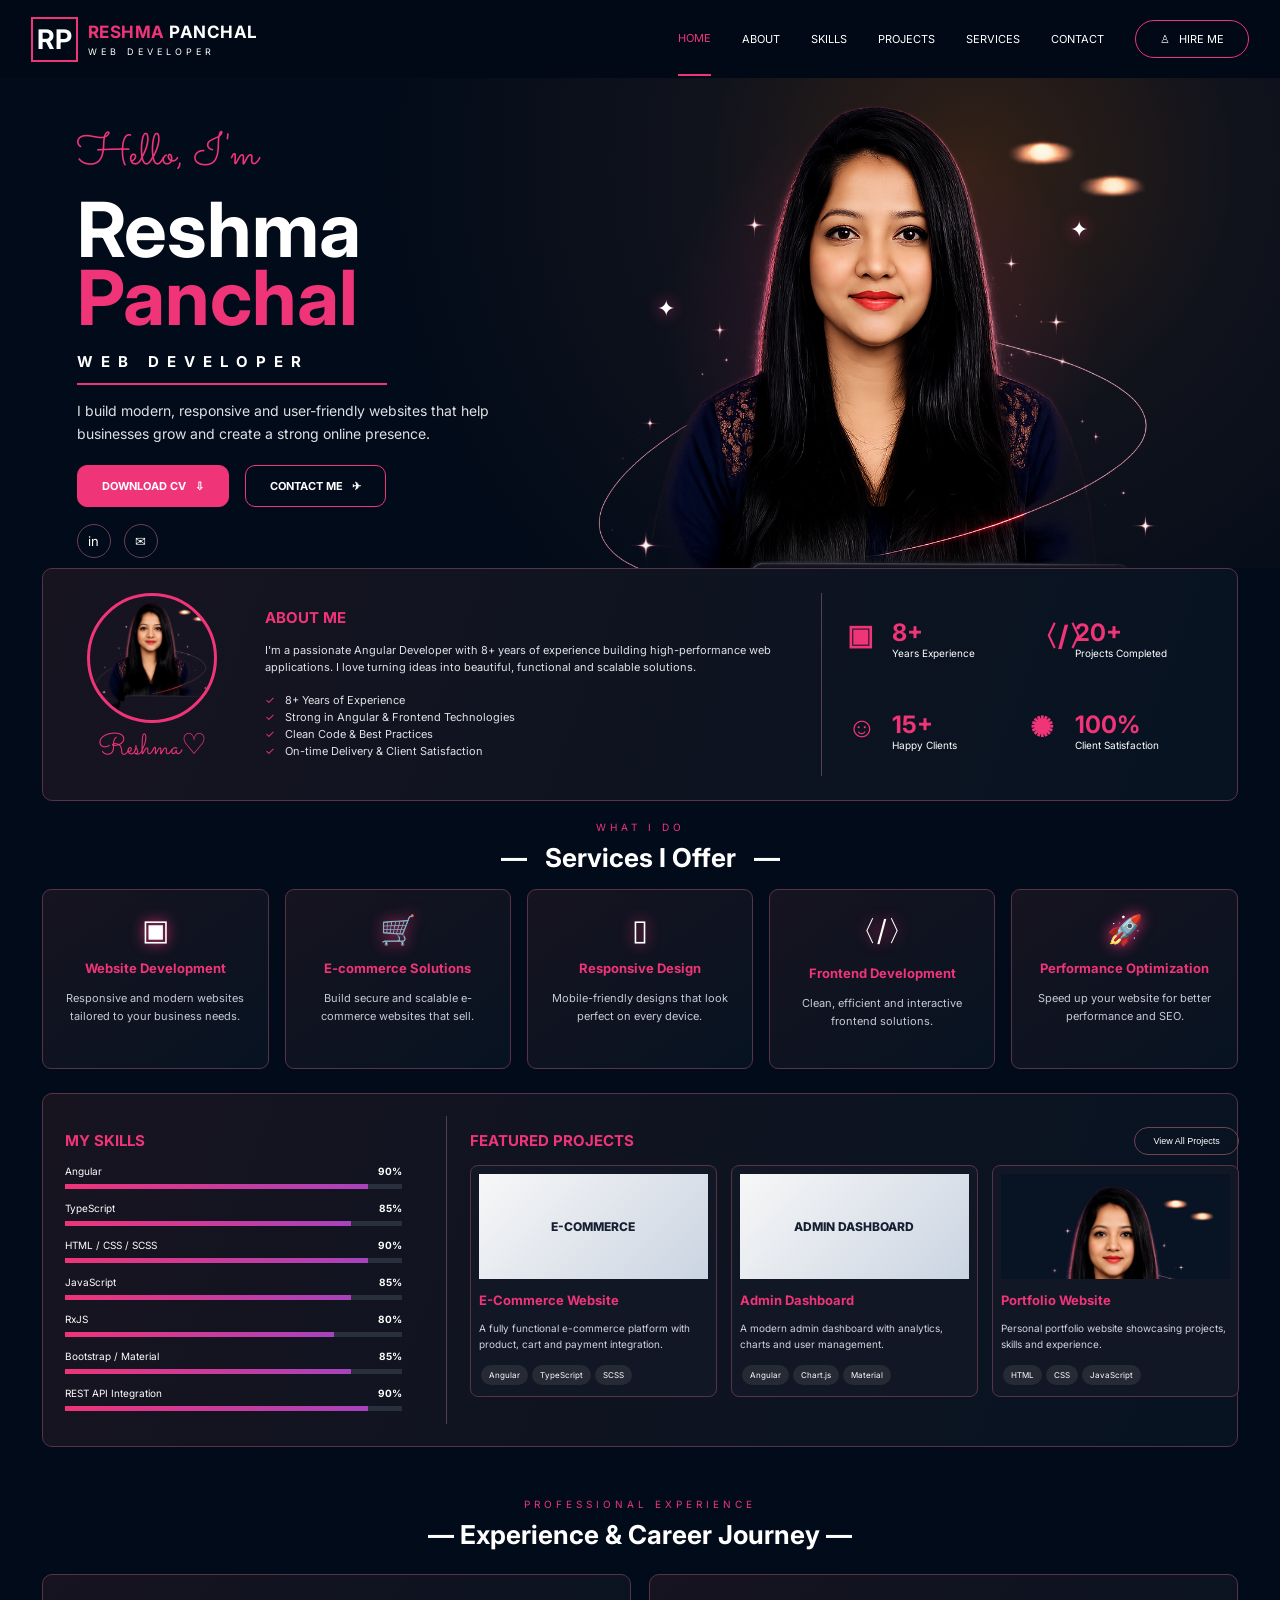
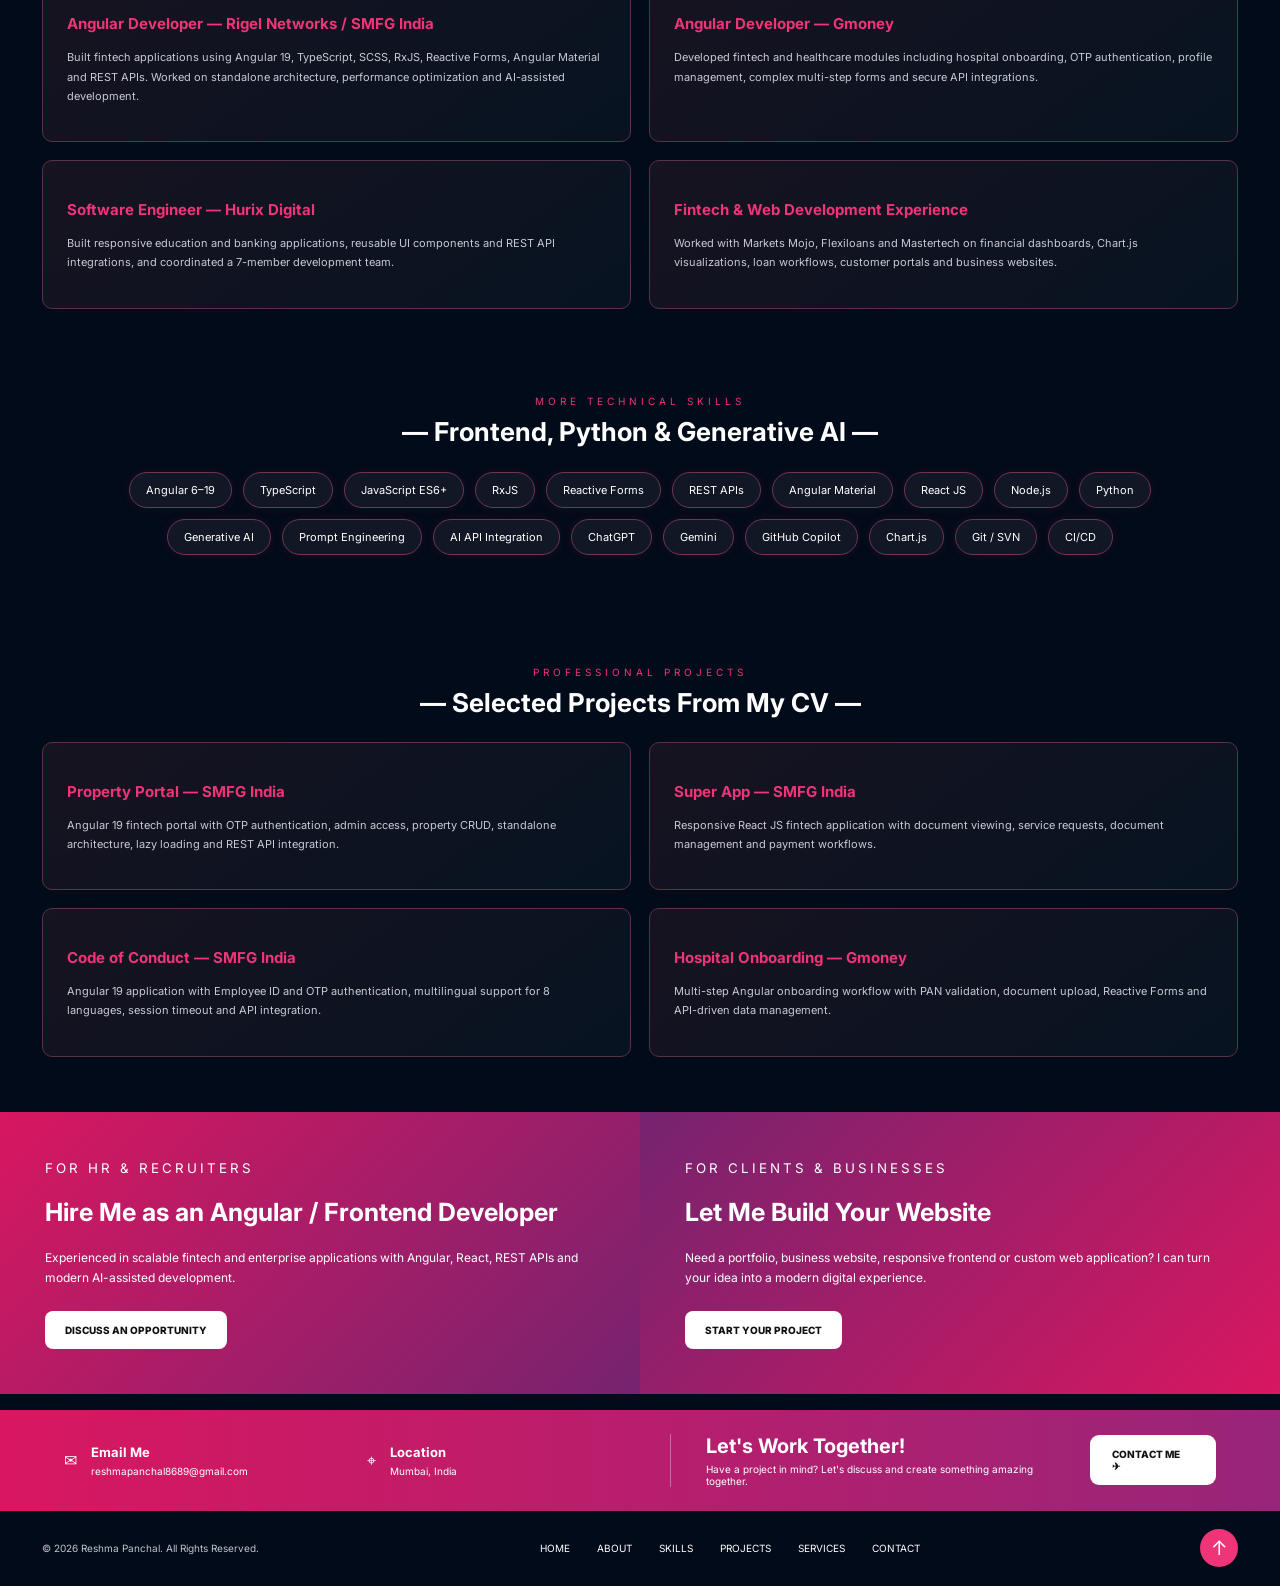
<file: index.html>
<!doctype html>
<html lang="en">
<head>
<meta charset="utf-8"><meta name="viewport" content="width=device-width,initial-scale=1">
<title>Reshma Panchal | Web Developer</title>
<link rel="stylesheet" href="style.css">
</head>
<body>
<header>
  <a class="brand" href="#home"><b>RP</b><span><strong><i>RESHMA</i> PANCHAL</strong><small>WEB DEVELOPER</small></span></a>
  <button class="menu" aria-label="Menu">☰</button>
  <nav><a class="active" href="#home">HOME</a><a href="#about">ABOUT</a><a href="#skills">SKILLS</a><a href="#projects">PROJECTS</a><a href="#services">SERVICES</a><a href="#contact">CONTACT</a><a class="hire" href="#contact">♙ &nbsp; HIRE ME</a></nav>
</header>

<main>
<section id="home" class="hero">
 <div class="hero-copy">
  <div class="script">Hello, I'm</div><h1>Reshma<br><span>Panchal</span></h1>
  <h2>WEB DEVELOPER</h2>
  <p>I build modern, responsive and user-friendly websites that help businesses grow and create a strong online presence.</p>
  <div class="buttons"><a class="primary" href="./Reshma_Panchal.pdf" id="downloadCv" target="_blank">DOWNLOAD CV &nbsp; ⇩</a><a href="#contact">CONTACT ME &nbsp; ✈</a></div>
  <div class="social"><a href="https://www.linkedin.com/in/reshma-panchal-021405267/" target="_blank">in</a><a href="mailto:reshmapanchal8689@gmail.com">✉</a></div>
 </div>
 <div class="hero-visual"><div class="ambient"></div><img src="hero-profile.png" alt="Reshma Panchal"><span class="spark s1">✦</span><span class="spark s2">✦</span></div>
</section>

<section id="about" class="about panel">
 <div class="profile-small"><img src="hero-profile.png" alt=""><span>Reshma♡</span></div>
 <div class="about-copy"><h3>ABOUT ME</h3><p>I'm a passionate Angular Developer with 8+ years of experience building high-performance web applications. I love turning ideas into beautiful, functional and scalable solutions.</p>
 <ul><li>8+ Years of Experience</li><li>Strong in Angular & Frontend Technologies</li><li>Clean Code & Best Practices</li><li>On-time Delivery & Client Satisfaction</li></ul></div>
 <div class="stats"><div><b>▣</b><strong>8+</strong><small>Years Experience</small></div><div><b>〈/〉</b><strong>20+</strong><small>Projects Completed</small></div><div><b>☺</b><strong>15+</strong><small>Happy Clients</small></div><div><b>✺</b><strong>100%</strong><small>Client Satisfaction</small></div></div>
</section>

<section id="services" class="section">
 <div class="heading"><small>WHAT I DO</small><h2>— &nbsp; Services I Offer &nbsp; —</h2></div>
 <div class="service-grid">
  <article><div>▣</div><h3>Website Development</h3><p>Responsive and modern websites tailored to your business needs.</p></article>
  <article><div>🛒</div><h3>E-commerce Solutions</h3><p>Build secure and scalable e-commerce websites that sell.</p></article>
  <article><div>▯</div><h3>Responsive Design</h3><p>Mobile-friendly designs that look perfect on every device.</p></article>
  <article><div>〈/〉</div><h3>Frontend Development</h3><p>Clean, efficient and interactive frontend solutions.</p></article>
  <article><div>🚀</div><h3>Performance Optimization</h3><p>Speed up your website for better performance and SEO.</p></article>
 </div>
</section>

<section class="work panel">
 <div id="skills" class="skills"><h3>MY SKILLS</h3>
  <div class="skill"><label>Angular <b>90%</b></label><i><u style="width:90%"></u></i></div>
  <div class="skill"><label>TypeScript <b>85%</b></label><i><u style="width:85%"></u></i></div>
  <div class="skill"><label>HTML / CSS / SCSS <b>90%</b></label><i><u style="width:90%"></u></i></div>
  <div class="skill"><label>JavaScript <b>85%</b></label><i><u style="width:85%"></u></i></div>
  <div class="skill"><label>RxJS <b>80%</b></label><i><u style="width:80%"></u></i></div>
  <div class="skill"><label>Bootstrap / Material <b>85%</b></label><i><u style="width:85%"></u></i></div>
  <div class="skill"><label>REST API Integration <b>90%</b></label><i><u style="width:90%"></u></i></div>
 </div>
 <div id="projects" class="project-wrap"><div class="project-title"><h3>FEATURED PROJECTS</h3><button>View All Projects</button></div>
  <div class="projects">
   <article><div class="mock ecommerce">E-COMMERCE</div><h3>E-Commerce Website</h3><p>A fully functional e-commerce platform with product, cart and payment integration.</p><span>Angular</span><span>TypeScript</span><span>SCSS</span></article>
   <article><div class="mock dashboard">ADMIN DASHBOARD</div><h3>Admin Dashboard</h3><p>A modern admin dashboard with analytics, charts and user management.</p><span>Angular</span><span>Chart.js</span><span>Material</span></article>
   <article><div class="mock portfolio"><img src="hero-profile.png" alt=""></div><h3>Portfolio Website</h3><p>Personal portfolio website showcasing projects, skills and experience.</p><span>HTML</span><span>CSS</span><span>JavaScript</span></article>
  </div>
 </div>
</section>

<section id="experience" class="section added-section">
 <div class="heading"><small>PROFESSIONAL EXPERIENCE</small><h2>— Experience & Career Journey —</h2></div>
 <div class="added-grid">
  <article><h3>Angular Developer — Rigel Networks / SMFG India</h3><p>Built fintech applications using Angular 19, TypeScript, SCSS, RxJS, Reactive Forms, Angular Material and REST APIs. Worked on standalone architecture, performance optimization and AI-assisted development.</p></article>
  <article><h3>Angular Developer — Gmoney</h3><p>Developed fintech and healthcare modules including hospital onboarding, OTP authentication, profile management, complex multi-step forms and secure API integrations.</p></article>
  <article><h3>Software Engineer — Hurix Digital</h3><p>Built responsive education and banking applications, reusable UI components and REST API integrations, and coordinated a 7-member development team.</p></article>
  <article><h3>Fintech & Web Development Experience</h3><p>Worked with Markets Mojo, Flexiloans and Mastertech on financial dashboards, Chart.js visualizations, loan workflows, customer portals and business websites.</p></article>
 </div>
</section>
<section id="advanced-skills" class="section added-section">
 <div class="heading"><small>MORE TECHNICAL SKILLS</small><h2>— Frontend, Python & Generative AI —</h2></div>
 <div class="tech-tags"><span>Angular 6–19</span><span>TypeScript</span><span>JavaScript ES6+</span><span>RxJS</span><span>Reactive Forms</span><span>REST APIs</span><span>Angular Material</span><span>React JS</span><span>Node.js</span><span>Python</span><span>Generative AI</span><span>Prompt Engineering</span><span>AI API Integration</span><span>ChatGPT</span><span>Gemini</span><span>GitHub Copilot</span><span>Chart.js</span><span>Git / SVN</span><span>CI/CD</span></div>
</section>
<section id="cv-projects" class="section added-section">
 <div class="heading"><small>PROFESSIONAL PROJECTS</small><h2>— Selected Projects From My CV —</h2></div>
 <div class="added-grid">
  <article><h3>Property Portal — SMFG India</h3><p>Angular 19 fintech portal with OTP authentication, admin access, property CRUD, standalone architecture, lazy loading and REST API integration.</p></article>
  <article><h3>Super App — SMFG India</h3><p>Responsive React JS fintech application with document viewing, service requests, document management and payment workflows.</p></article>
  <article><h3>Code of Conduct — SMFG India</h3><p>Angular 19 application with Employee ID and OTP authentication, multilingual support for 8 languages, session timeout and API integration.</p></article>
  <article><h3>Hospital Onboarding — Gmoney</h3><p>Multi-step Angular onboarding workflow with PAN validation, document upload, Reactive Forms and API-driven data management.</p></article>
 </div>
</section>
<section class="dual-hire">
 <div><small>FOR HR & RECRUITERS</small><h2>Hire Me as an Angular / Frontend Developer</h2><p>Experienced in scalable fintech and enterprise applications with Angular, React, REST APIs and modern AI-assisted development.</p><a href="#contact">DISCUSS AN OPPORTUNITY</a></div>
 <div><small>FOR CLIENTS & BUSINESSES</small><h2>Let Me Build Your Website</h2><p>Need a portfolio, business website, responsive frontend or custom web application? I can turn your idea into a modern digital experience.</p><a href="#contact">START YOUR PROJECT</a></div>
</section>

</main>

<section id="contact" class="contact-strip">
 <div>✉ <span><strong>Email Me</strong><small>reshmapanchal8689@gmail.com</small></span></div>
 <div>⌖ <span><strong>Location</strong><small>Mumbai, India</small></span></div>
 <div class="together"><span><strong>Let's Work Together!</strong><small>Have a project in mind? Let's discuss and create something amazing together.</small></span><a href="mailto:reshmapanchal8689@gmail.com">CONTACT ME &nbsp; ✈</a></div>
</section>
<footer><span>© 2026 Reshma Panchal. All Rights Reserved.</span><nav><a href="#home">HOME</a><a href="#about">ABOUT</a><a href="#skills">SKILLS</a><a href="#projects">PROJECTS</a><a href="#services">SERVICES</a><a href="#contact">CONTACT</a></nav><a class="top" href="#home">↑</a></footer>
<script src="script.js"></script>
</body></html>
</file>
<file: style.css>
@import url('https://fonts.googleapis.com/css2?family=Inter:wght@400;500;600;700;800&family=Sacramento&display=swap');:root{--pink:#ef3478;--bg:#020b19;--panel:#101421;--line:#583247;--muted:#c6cad3}*{box-sizing:border-box}html{scroll-behavior:smooth;scroll-padding-top:78px}body{margin:0;background:var(--bg);color:white;font-family:Inter,Arial,sans-serif}a{text-decoration:none;color:inherit}header{height:78px;padding:0 2.4%;display:flex;align-items:center;justify-content:space-between;position:sticky;top:0;z-index:50;background:#020a17f5}.brand{display:flex;align-items:center;gap:10px}.brand>b{font-size:27px;border:2px solid var(--pink);padding:4px}.brand span{display:flex;flex-direction:column}.brand strong{font-size:17px;letter-spacing:.5px}.brand strong i{font-style:normal;color:var(--pink)}.brand small{font-size:9px;letter-spacing:4px;margin-top:4px}header nav{display:flex;gap:31px;align-items:center}header nav a{font-size:11px;padding:29px 0}header nav a.active{color:var(--pink);border-bottom:2px solid var(--pink)}header .hire{padding:11px 24px;border:1px solid var(--pink);border-radius:28px}.menu{display:none;background:none;border:0;color:white;font-size:25px}.hero{min-height:475px;display:grid;grid-template-columns:43% 57%;padding:20px 6% 0;background:radial-gradient(circle at 76% 18%,#332116 0,#11131c 25%,#020b19 57%);overflow:hidden}.hero-copy{padding-top:25px}.script{font-family:Sacramento;font-size:44px;color:var(--pink)}.hero h1{font-size:76px;line-height:.9;margin:8px 0 20px}.hero h1 span{color:var(--pink)}.hero h2{font-size:15px;letter-spacing:8px;border-bottom:2px solid var(--pink);padding-bottom:12px;max-width:310px}.hero p{font-size:14px;line-height:1.65;color:#e0e1e5;max-width:420px}.buttons{display:flex;gap:16px;margin-top:20px}.buttons a{font-size:11px;font-weight:700;border:1px solid var(--pink);border-radius:10px;padding:13px 24px}.buttons .primary{background:var(--pink)}.social{display:flex;gap:13px;margin-top:17px}.social a{width:34px;height:34px;border:1px solid #694052;border-radius:50%;display:grid;place-items:center;font-size:13px}.hero-visual{position:relative;display:flex;justify-content:center;align-items:flex-end}.hero-visual img{position:relative;z-index:2;width:min(610px,100%);height:470px;object-fit:cover;object-position:center 18%;mix-blend-mode:normal}.ambient{position:absolute;inset:0;background:radial-gradient(circle,#ef34782c,transparent 55%)}.spark{position:absolute;z-index:4;color:#fff;text-shadow:0 0 15px var(--pink);font-size:22px}.s1{left:15%;top:42%}.s2{right:18%;top:25%}.panel{margin-left:3.3%;margin-right:3.3%;border:1px solid var(--line);border-radius:10px;background:linear-gradient(110deg,#171420,#071321)}.about{padding:24px;display:grid;grid-template-columns:170px 1.35fr 1fr;gap:28px;position:relative;z-index:4}.profile-small{text-align:center}.profile-small img{width:130px;height:130px;border-radius:50%;object-fit:cover;object-position:center 16%;border:3px solid var(--pink)}.profile-small span{font-family:Sacramento;color:var(--pink);font-size:29px;display:block}.about h3,.skills>h3,.project-title h3{color:var(--pink);font-size:15px}.about p,.about li{font-size:11px;line-height:1.55;color:#e0e1e6}.about ul{list-style:none;padding:0}.about li:before{content:"✓";color:var(--pink);margin-right:10px}.stats{border-left:1px solid #554151;padding-left:25px;display:grid;grid-template-columns:1fr 1fr}.stats div{display:grid;grid-template-columns:45px auto;align-content:center}.stats b{grid-row:1/3;font-size:28px;color:var(--pink)}.stats strong{font-size:24px;color:var(--pink)}.stats small{font-size:10px}.section{padding:14px 3.3% 24px}.heading{text-align:center}.heading small{color:var(--pink);font-size:10px;letter-spacing:4px}.heading h2{font-size:26px;margin:7px 0 16px}.service-grid{display:grid;grid-template-columns:repeat(5,1fr);gap:16px}.service-grid article{min-height:180px;text-align:center;padding:22px 15px;border:1px solid var(--line);border-radius:9px;background:linear-gradient(145deg,#171320,#071321)}.service-grid article>div{font-size:29px;color:#fff;text-shadow:0 0 14px var(--pink)}.service-grid h3{font-size:13px;color:var(--pink)}.service-grid p{font-size:11px;line-height:1.65;color:var(--muted)}.work{padding:22px;display:grid;grid-template-columns:31% 69%;gap:24px}.skills{padding-right:20px}.skill{margin:13px 0}.skill label{font-size:10px;display:flex;justify-content:space-between}.skill i{display:block;height:5px;background:#29303d;margin-top:7px}.skill u{display:block;height:100%;background:linear-gradient(90deg,var(--pink),#a743bd)}.project-wrap{border-left:1px solid #514050;padding-left:23px}.project-title{display:flex;align-items:center;justify-content:space-between}.project-title button{background:none;color:white;border:1px solid #704354;border-radius:20px;padding:8px 18px;font-size:9px}.projects{display:grid;grid-template-columns:repeat(3,1fr);gap:14px}.projects article{padding:8px;border:1px solid #573348;border-radius:8px;background:#111725}.mock{height:105px;display:grid;place-items:center;background:linear-gradient(135deg,#f7f7f7,#cad4e2);color:#172033;font-size:12px;font-weight:800}.mock.portfolio{overflow:hidden;background:#081323}.mock.portfolio img{width:100%;height:100%;object-fit:cover;object-position:center 15%}.projects h3{font-size:13px;color:var(--pink)}.projects p{font-size:10px;line-height:1.55;color:#d1d4dc}.projects span{display:inline-block;background:#252a35;border-radius:10px;padding:5px 8px;margin:3px 2px;font-size:8px}.contact-strip{margin-top:16px;background:linear-gradient(90deg,#d81760,#982579);padding:24px 5%;display:grid;grid-template-columns:1fr 1fr 2fr;gap:30px}.contact-strip>div{display:flex;align-items:center;gap:14px}.contact-strip>div:first-letter{font-size:25px}.contact-strip span{display:flex;flex-direction:column}.contact-strip strong{font-size:13px}.contact-strip small{font-size:10px;margin-top:5px}.together{border-left:1px solid #ffffff55;padding-left:35px;justify-content:space-between}.together span strong{font-size:20px}.together a{background:white;color:#111;border-radius:9px;padding:13px 22px;font-size:10px;font-weight:800}footer{min-height:75px;padding:0 3.3%;display:flex;align-items:center;justify-content:space-between;color:#bfc4cd;font-size:10px}footer nav{display:flex;gap:27px}footer nav a{color:white}.top{width:38px;height:38px;border-radius:50%;background:var(--pink);display:grid;place-items:center;color:white;font-size:20px}@media(max-width:900px){header nav{display:none;position:absolute;top:78px;left:0;right:0;background:#071321;flex-direction:column;padding:20px}header nav.open{display:flex}header nav a{padding:7px}.menu{display:block}.hero{grid-template-columns:1fr;padding-top:30px}.hero-visual{margin-top:20px}.hero-visual img{height:auto;max-height:520px}.about,.work{grid-template-columns:1fr}.stats,.project-wrap{border-left:0}.service-grid{grid-template-columns:1fr 1fr}.projects{grid-template-columns:1fr}.contact-strip{grid-template-columns:1fr}.together{border-left:0;padding-left:0}.hero h1{font-size:60px}}@media(max-width:560px){.service-grid{grid-template-columns:1fr}.hero{padding-left:7%;padding-right:7%}.hero h1{font-size:52px}.buttons{flex-direction:column}.about{margin-left:4%;margin-right:4%}.stats{grid-template-columns:1fr 1fr}.contact-strip .together{align-items:flex-start;flex-direction:column}footer{flex-direction:column;gap:20px;padding:25px}footer nav{flex-wrap:wrap;justify-content:center}}
.added-section{padding-top:45px;padding-bottom:35px}.added-grid{display:grid;grid-template-columns:repeat(2,1fr);gap:18px;margin-top:24px}.added-grid article{padding:24px;border:1px solid var(--line);border-radius:10px;background:linear-gradient(145deg,#171320,#071321)}.added-grid h3{color:var(--pink);font-size:15px}.added-grid p{color:var(--muted);font-size:11px;line-height:1.75}.tech-tags{display:flex;flex-wrap:wrap;justify-content:center;gap:11px;margin:25px auto;max-width:1100px}.tech-tags span{padding:10px 16px;border:1px solid #71364f;border-radius:22px;background:#121725;font-size:11px;box-shadow:0 0 12px #ef347817}.dual-hire{display:grid;grid-template-columns:1fr 1fr;margin-top:20px}.dual-hire>div{padding:45px 7%;background:linear-gradient(135deg,#d81760,#76236f)}.dual-hire>div+div{background:linear-gradient(135deg,#76236f,#d81760)}.dual-hire small{letter-spacing:3px}.dual-hire h2{font-size:25px}.dual-hire p{font-size:12px;line-height:1.7}.dual-hire a{display:inline-block;background:#fff;color:#111;padding:13px 20px;border-radius:8px;font-size:10px;font-weight:800;margin-top:10px}@media(max-width:700px){.added-grid,.dual-hire{grid-template-columns:1fr}}
</file>
